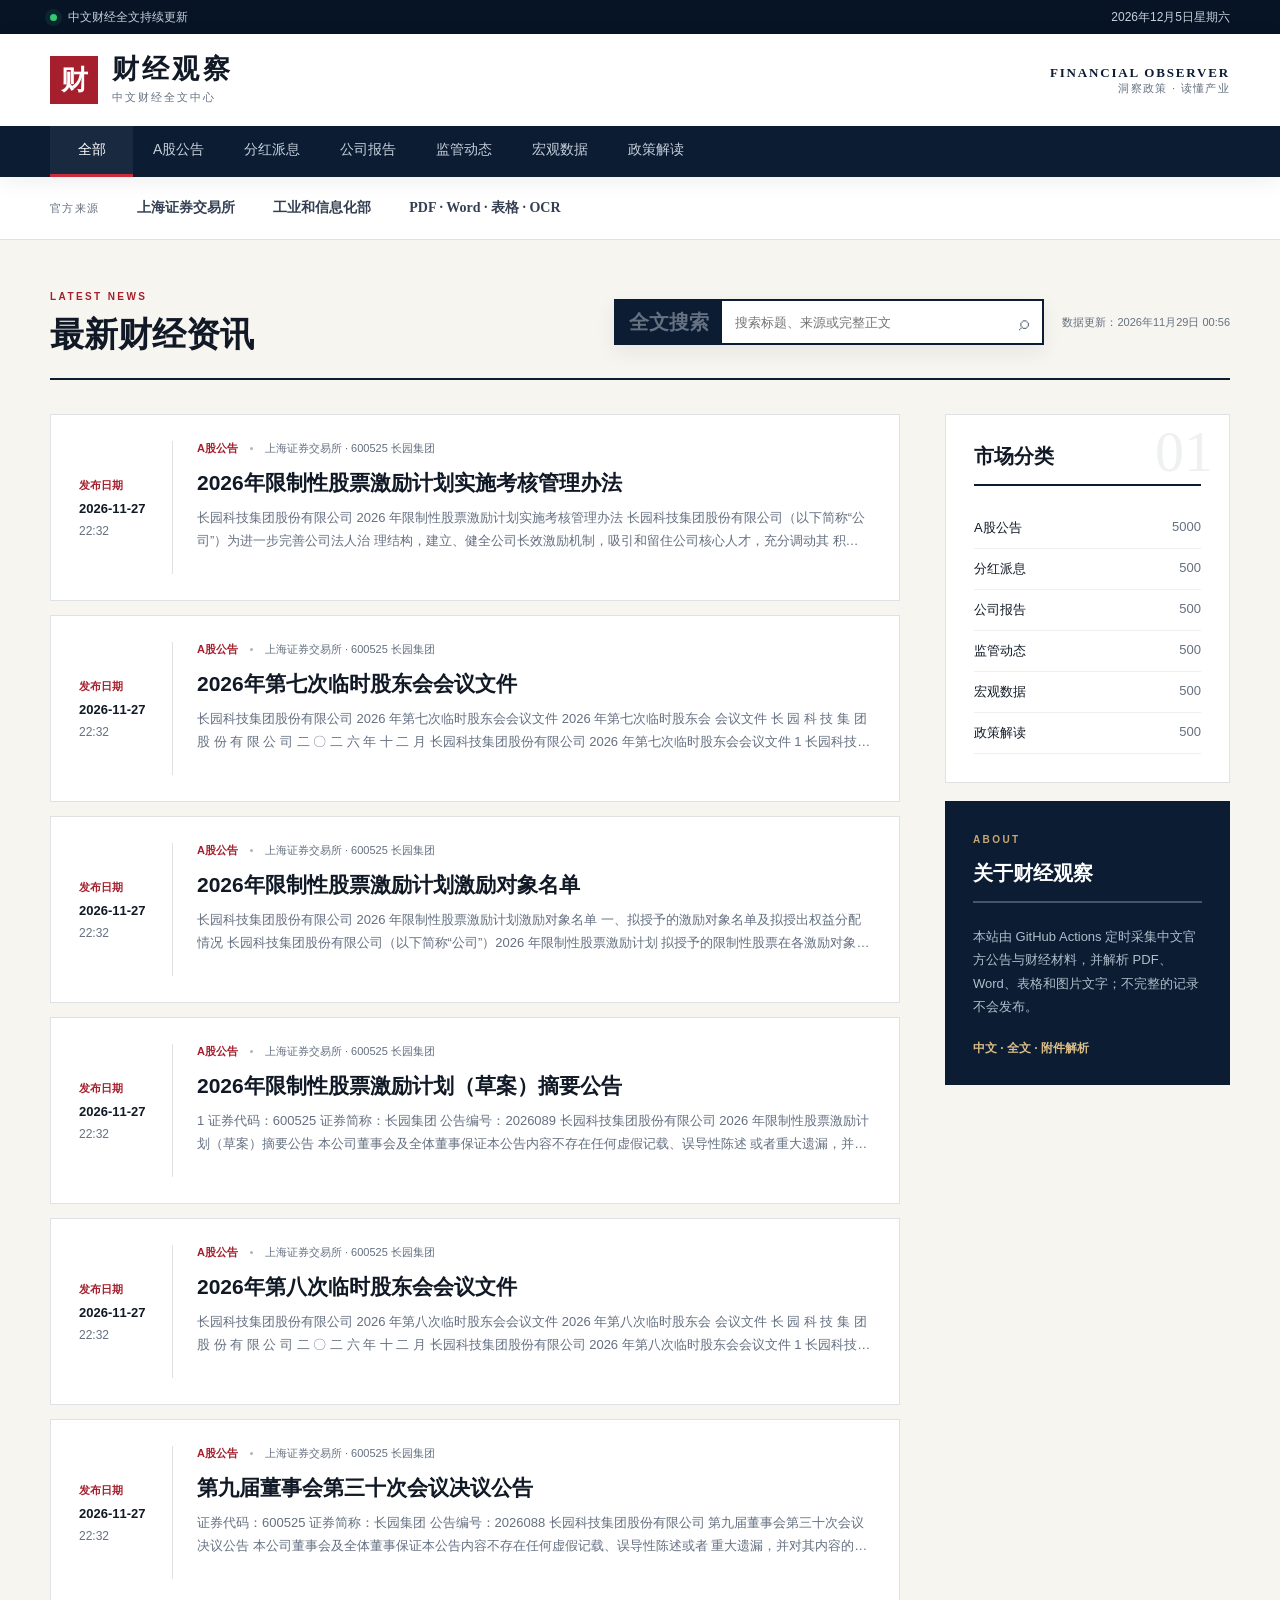
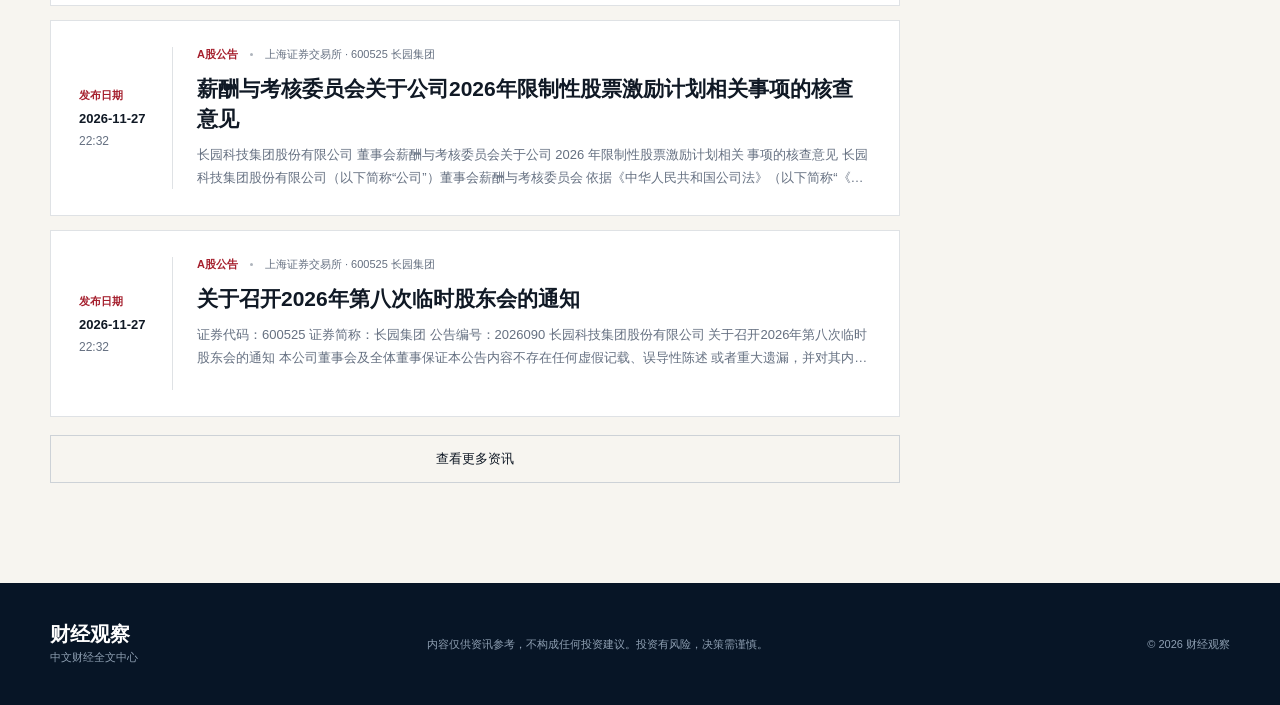
<file: index.html>
<!DOCTYPE html>
<html lang="zh-CN">
<head>
  <meta charset="utf-8">
  <meta name="viewport" content="width=device-width, initial-scale=1">
  <meta name="description" content="财经观察，自动发布中文官方财经全文、行业数据与宏观经济资讯。">
  <meta name="theme-color" content="#0b1c33">
  <title>财经观察｜中文财经全文中心</title>
  <link rel="stylesheet" href="style.css">
  <link rel="stylesheet" href="frontend-overrides.css">
</head>
<body>
  <a class="skip-link" href="#latest-news">跳到新闻列表</a>
  <section class="market-strip" aria-label="站点说明">
    <div class="container market-strip__inner">
      <span><i class="live-dot"></i> 中文财经全文持续更新</span>
      <span id="currentDate"></span>
    </div>
  </section>
  <header class="site-header">
    <div class="container masthead">
      <a class="brand" href="./" aria-label="财经观察首页">
        <span class="brand__mark">财</span>
        <span class="brand__copy"><strong>财经观察</strong><small>中文财经全文中心</small></span>
      </a>
      <div class="masthead__meta"><strong>FINANCIAL OBSERVER</strong><span>洞察政策 · 读懂产业</span></div>
    </div>
    <nav class="category-nav" aria-label="新闻分类">
      <div class="container category-nav__inner">
        <button class="category-button is-active" type="button" data-category="全部">全部</button>
        <button class="category-button" type="button" data-category="A股公告">A股公告</button>
        <button class="category-button" type="button" data-category="分红派息">分红派息</button>
        <button class="category-button" type="button" data-category="公司报告">公司报告</button>
        <button class="category-button" type="button" data-category="监管动态">监管动态</button>
        <button class="category-button" type="button" data-category="宏观数据">宏观数据</button>
        <button class="category-button" type="button" data-category="政策解读">政策解读</button>
      </div>
    </nav>
  </header>
  <main>
    <section class="source-bar" aria-label="资讯来源">
      <div class="container source-bar__inner"><span>官方来源</span><strong>上海证券交易所</strong><strong>工业和信息化部</strong><strong>PDF · Word · 表格 · OCR</strong></div>
    </section>
    <section class="news-section" id="latest-news">
      <div class="container">
        <div class="section-heading">
          <div><span class="section-kicker section-kicker--dark">LATEST NEWS</span><h2 id="listTitle">最新财经资讯</h2></div>
          <div class="news-tools">
            <label class="search-box"><span class="search-label">全文搜索</span><input id="searchInput" type="search" placeholder="搜索标题、来源或完整正文" autocomplete="off"><span aria-hidden="true">⌕</span></label>
            <p>数据更新：<time id="updatedAt">读取中</time></p>
          </div>
        </div>
        <div class="content-grid">
          <div>
            <div class="news-list" id="newsList" aria-live="polite" aria-busy="true">
              <article class="news-card news-card--loading"><div class="skeleton"></div><div><div class="skeleton skeleton--title"></div><div class="skeleton skeleton--text"></div><div class="skeleton skeleton--text short"></div></div></article>
              <article class="news-card news-card--loading"><div class="skeleton"></div><div><div class="skeleton skeleton--title"></div><div class="skeleton skeleton--text"></div><div class="skeleton skeleton--text short"></div></div></article>
              <article class="news-card news-card--loading"><div class="skeleton"></div><div><div class="skeleton skeleton--title"></div><div class="skeleton skeleton--text"></div><div class="skeleton skeleton--text short"></div></div></article>
            </div>
            <button class="load-more" id="loadMore" type="button" hidden>查看更多资讯</button>
          </div>
          <aside class="sidebar" aria-label="栏目导读">
            <section class="sidebar-card"><span class="sidebar-card__number">01</span><h3>市场分类</h3><div class="category-list" id="categoryStats"></div></section>
            <section class="sidebar-card sidebar-card--dark"><span class="section-kicker">ABOUT</span><h3>关于财经观察</h3><p>本站由 GitHub Actions 定时采集中文官方公告与财经材料，并解析 PDF、Word、表格和图片文字；不完整的记录不会发布。</p><span class="site-badge">中文 · 全文 · 附件解析</span></section>
          </aside>
        </div>
      </div>
    </section>
  </main>
  <footer class="site-footer">
    <div class="container footer__inner">
      <div><strong>财经观察</strong><span>中文财经全文中心</span></div>
      <p>内容仅供资讯参考，不构成任何投资建议。投资有风险，决策需谨慎。</p>
      <span>© <span id="currentYear"></span> 财经观察</span>
    </div>
  </footer>
  <dialog class="article-dialog" id="articleDialog" aria-labelledby="dialogTitle">
    <button class="article-dialog__close" id="dialogClose" type="button" aria-label="关闭详情">×</button>
    <div class="article-dialog__meta"><span id="dialogCategory"></span><i></i><span id="dialogSource"></span><time id="dialogTime"></time></div>
    <h2 id="dialogTitle">资讯详情</h2>
    <div class="article-dialog__rule"></div>
    <p id="dialogSummary"></p>
    <div class="article-dialog__notice">本文来自中文官方公开来源，正文在本站完整展示，不会跳转到外部网站。</div>
  </dialog>
  <noscript><div class="noscript">请启用 JavaScript 以加载最新财经资讯。</div></noscript>
  <script src="script.js" defer></script>
</body>
</html>
</file>
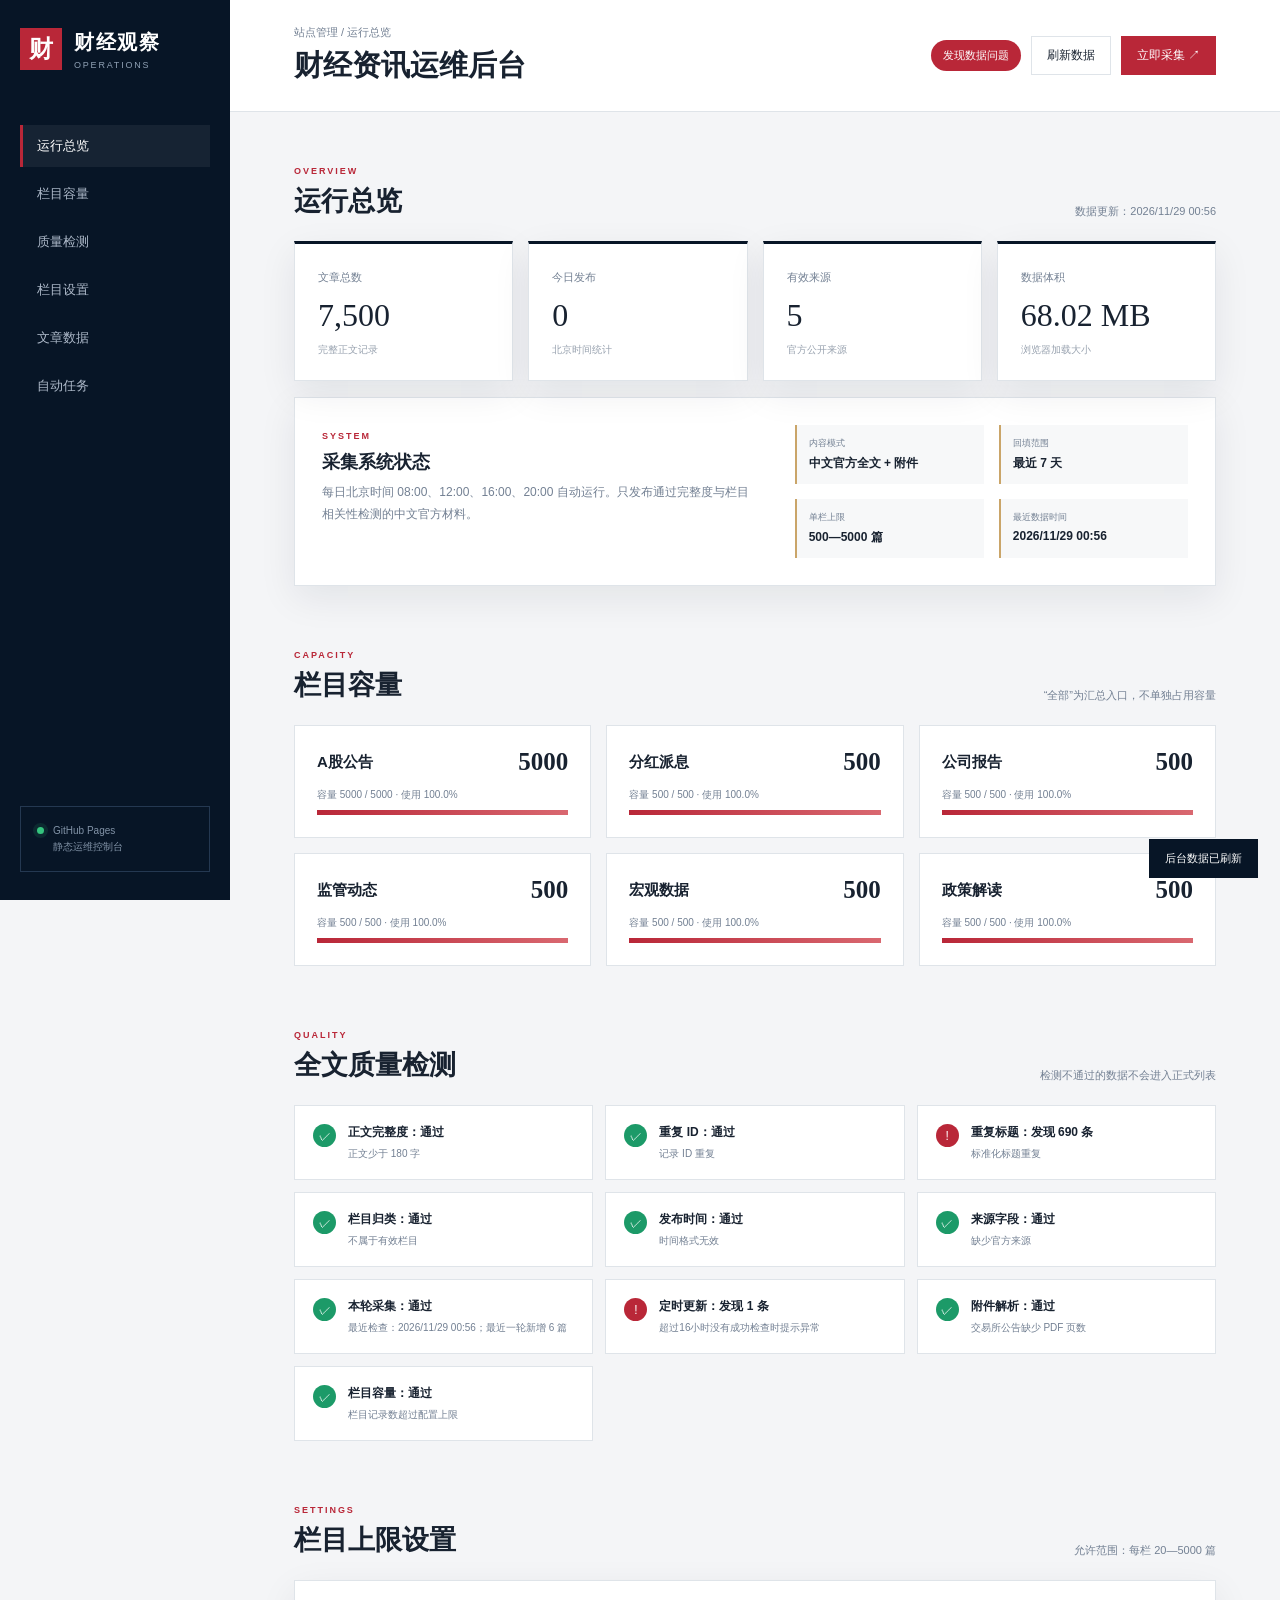
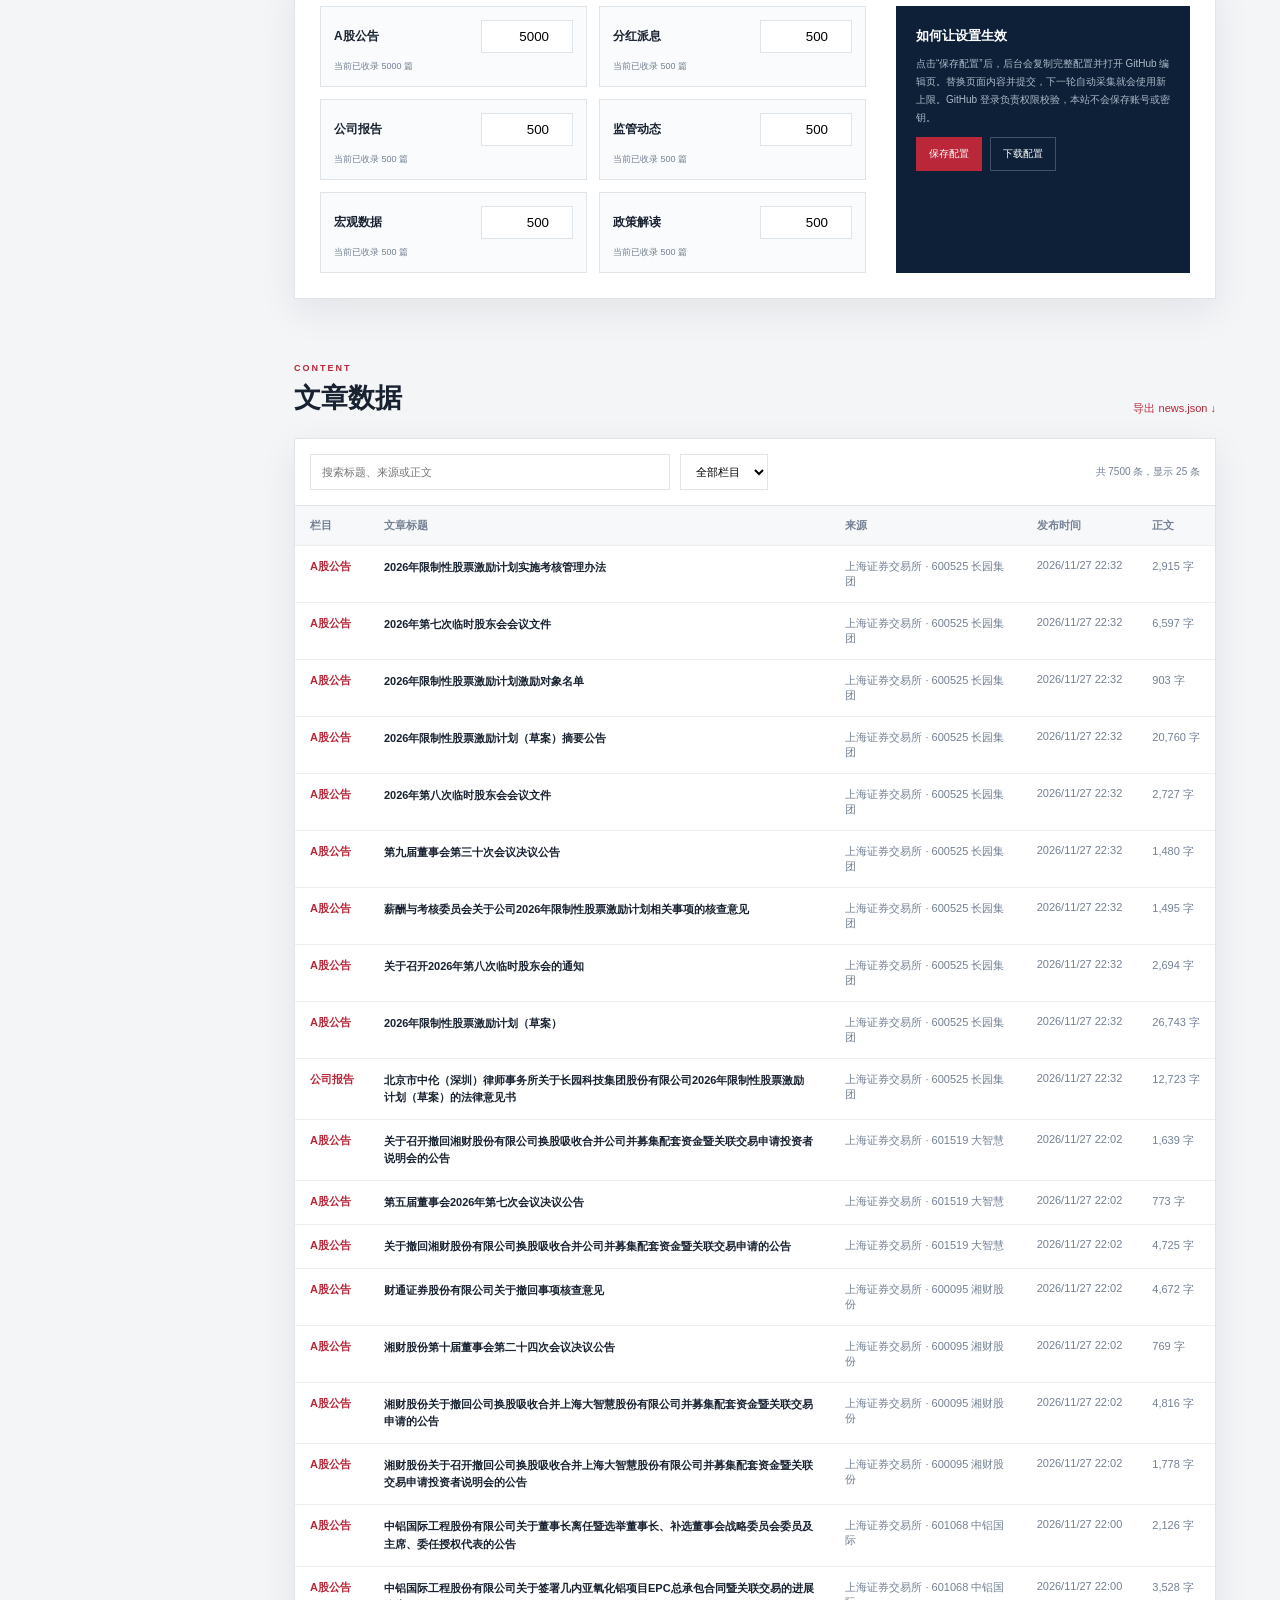
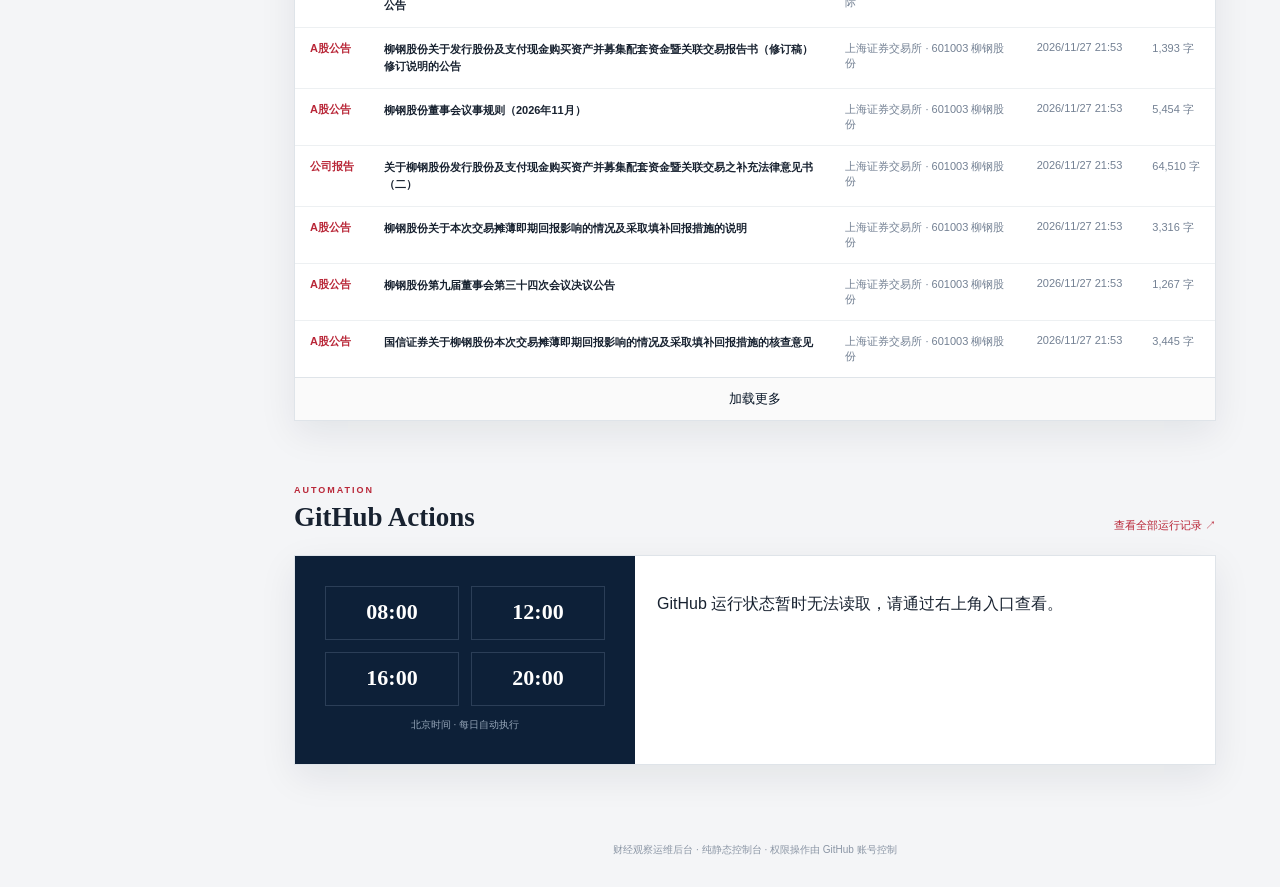
<file: admin/index.html>
<!DOCTYPE html>
<html lang="zh-CN">
<head>
  <meta charset="utf-8">
  <meta name="viewport" content="width=device-width, initial-scale=1">
  <meta name="robots" content="noindex,nofollow">
  <meta name="theme-color" content="#071526">
  <title>财经观察｜运维后台</title>
  <link rel="stylesheet" href="style.css">
  <link rel="stylesheet" href="settings.css">
</head>
<body>
  <aside class="sidebar">
    <a class="brand" href="../"><span>财</span><div><strong>财经观察</strong><small>OPERATIONS</small></div></a>
    <nav aria-label="后台导航">
      <a class="active" href="#overview">运行总览</a>
      <a href="#categories">栏目容量</a>
      <a href="#quality">质量检测</a>
      <a href="#settings">栏目设置</a>
      <a href="#articles">文章数据</a>
      <a href="#automation">自动任务</a>
    </nav>
    <div class="sidebar-note"><i></i><span>GitHub Pages<br>静态运维控制台</span></div>
  </aside>

  <main>
    <header class="topbar">
      <div><p>站点管理 / 运行总览</p><h1>财经资讯运维后台</h1></div>
      <div class="topbar-actions">
        <span class="health-pill" id="overallHealth">检测中</span>
        <button id="refreshButton" type="button">刷新数据</button>
        <a class="primary-button" href="https://github.com/liuyanglei/gadget/actions/workflows/update-news.yml" target="_blank" rel="noopener">立即采集 ↗</a>
      </div>
    </header>

    <section id="overview" class="section">
      <div class="section-title"><div><span>OVERVIEW</span><h2>运行总览</h2></div><p id="updatedText">正在读取数据…</p></div>
      <div class="metric-grid">
        <article><span>文章总数</span><strong id="totalArticles">—</strong><small>完整正文记录</small></article>
        <article><span>今日发布</span><strong id="todayArticles">—</strong><small>北京时间统计</small></article>
        <article><span>有效来源</span><strong id="sourceCount">—</strong><small>官方公开来源</small></article>
        <article><span>数据体积</span><strong id="dataSize">—</strong><small>浏览器加载大小</small></article>
      </div>
      <div class="panel source-panel">
        <div><span class="eyebrow">SYSTEM</span><h3>采集系统状态</h3><p>每日北京时间 08:00、12:00、16:00、20:00 自动运行。只发布通过完整度与栏目相关性检测的中文官方材料。</p></div>
        <dl>
          <div><dt>内容模式</dt><dd id="contentMode">—</dd></div>
          <div><dt>回填范围</dt><dd id="backfillDays">—</dd></div>
          <div><dt>单栏上限</dt><dd id="categoryLimit">—</dd></div>
          <div><dt>最近数据时间</dt><dd id="lastUpdate">—</dd></div>
        </dl>
      </div>
    </section>

    <section id="categories" class="section">
      <div class="section-title"><div><span>CAPACITY</span><h2>栏目容量</h2></div><p>“全部”为汇总入口，不单独占用容量</p></div>
      <div class="category-grid" id="categoryGrid"></div>
    </section>

    <section id="quality" class="section">
      <div class="section-title"><div><span>QUALITY</span><h2>全文质量检测</h2></div><p>检测不通过的数据不会进入正式列表</p></div>
      <div class="quality-grid" id="qualityGrid"></div>
    </section>

    <section id="settings" class="section">
      <div class="section-title"><div><span>SETTINGS</span><h2>栏目上限设置</h2></div><p>允许范围：每栏 20—5000 篇</p></div>
      <div class="panel settings-panel">
        <div id="limitInputs" class="limit-inputs"></div>
        <div class="settings-help"><strong>如何让设置生效</strong><p>点击“保存配置”后，后台会复制完整配置并打开 GitHub 编辑页。替换页面内容并提交，下一轮自动采集就会使用新上限。GitHub 登录负责权限校验，本站不会保存账号或密钥。</p><div><button id="saveSettings" class="primary-button" type="button">保存配置</button><button id="downloadSettings" type="button">下载配置</button></div></div>
      </div>
    </section>

    <section id="articles" class="section">
      <div class="section-title"><div><span>CONTENT</span><h2>文章数据</h2></div><button class="text-button" id="exportButton" type="button">导出 news.json ↓</button></div>
      <div class="panel table-panel">
        <div class="table-tools">
          <input id="articleSearch" type="search" placeholder="搜索标题、来源或正文">
          <select id="categoryFilter" aria-label="筛选栏目"><option value="全部">全部栏目</option></select>
          <span id="resultCount">—</span>
        </div>
        <div class="table-scroll">
          <table>
            <thead><tr><th>栏目</th><th>文章标题</th><th>来源</th><th>发布时间</th><th>正文</th></tr></thead>
            <tbody id="articleRows"><tr><td colspan="5">正在加载…</td></tr></tbody>
          </table>
        </div>
        <button class="load-more" id="loadMore" type="button" hidden>加载更多</button>
      </div>
    </section>

    <section id="automation" class="section">
      <div class="section-title"><div><span>AUTOMATION</span><h2>GitHub Actions</h2></div><a class="text-button" href="https://github.com/liuyanglei/gadget/actions" target="_blank" rel="noopener">查看全部运行记录 ↗</a></div>
      <div class="panel automation-panel">
        <div class="schedule"><strong>08:00</strong><strong>12:00</strong><strong>16:00</strong><strong>20:00</strong><span>北京时间 · 每日自动执行</span></div>
        <div id="workflowRuns" class="run-list"><p>正在读取公开运行状态…</p></div>
      </div>
    </section>

    <footer>财经观察运维后台 · 纯静态控制台 · 权限操作由 GitHub 账号控制</footer>
  </main>
  <div class="toast" id="toast" role="status" aria-live="polite"></div>
  <script src="admin.js" defer></script>
</body>
</html>
</file>
<file: style.css>
:root{--ink:#101925;--navy:#0b1c33;--red:#a51f2d;--red2:#ca2c3e;--gold:#ba965c;--paper:#f7f5f0;--muted:#657081;--line:#dfe2e5;--shadow:0 18px 50px rgba(9,25,44,.1)}
*{box-sizing:border-box}html{scroll-behavior:smooth}body{margin:0;color:var(--ink);background:var(--paper);font-family:"Noto Sans SC","Microsoft YaHei",Arial,sans-serif}a{color:inherit;text-decoration:none}button,input{font:inherit}button{color:inherit}.container{width:min(1180px,calc(100% - 40px));margin:auto}.sr-only{position:absolute;width:1px;height:1px;padding:0;margin:-1px;overflow:hidden;clip:rect(0,0,0,0);white-space:nowrap;border:0}.skip-link{position:fixed;z-index:100;left:12px;top:-50px;padding:10px 14px;color:#fff;background:var(--red)}.skip-link:focus{top:12px}
.market-strip{color:#c7d0db;background:#061426;font-size:12px}.market-strip__inner{min-height:34px;display:flex;align-items:center;justify-content:space-between;gap:20px}.live-dot{width:7px;height:7px;display:inline-block;margin-right:8px;border-radius:50%;background:#35c976;box-shadow:0 0 0 5px rgba(53,201,118,.1)}
.site-header{position:sticky;z-index:20;top:0;background:rgba(255,255,255,.97);box-shadow:0 4px 20px rgba(9,25,44,.07);backdrop-filter:blur(12px)}.masthead{min-height:92px;display:flex;align-items:center;justify-content:space-between}.brand{display:flex;align-items:center;gap:14px}.brand__mark{width:48px;height:48px;display:grid;place-items:center;color:#fff;background:var(--red);font-family:SimSun,serif;font-size:27px;font-weight:700}.brand__copy{display:flex;flex-direction:column}.brand__copy strong{font-family:STSong,SimSun,serif;font-size:27px;letter-spacing:.12em;line-height:1.1}.brand__copy small{margin-top:5px;color:var(--muted);font-size:11px;letter-spacing:.18em}.masthead__meta{display:flex;flex-direction:column;align-items:flex-end;color:var(--muted);font-size:11px;letter-spacing:.12em}.masthead__meta strong{color:var(--navy);font-family:Georgia,serif;font-size:13px;letter-spacing:.14em}.category-nav{color:#fff;background:var(--navy)}.category-nav__inner{display:flex;overflow-x:auto;scrollbar-width:none}.category-nav__inner::-webkit-scrollbar{display:none}.category-button{flex:0 0 auto;min-width:83px;padding:15px 20px;border:0;border-bottom:3px solid transparent;color:#c6d0dc;background:transparent;font-size:14px;cursor:pointer;transition:.2s}.category-button:hover,.category-button:focus-visible,.category-button.is-active{color:#fff;background:rgba(255,255,255,.06);border-bottom-color:var(--red2);outline:0}
.hero{position:relative;overflow:hidden;color:#fff;background:var(--navy)}.hero:before{content:"";position:absolute;inset:0;background:linear-gradient(110deg,transparent 0 52%,rgba(255,255,255,.035) 52% 53%,transparent 53% 66%,rgba(255,255,255,.025) 66% 67%,transparent 67%)}.hero__grid{position:relative;min-height:450px;padding:65px 0;display:grid;grid-template-columns:.9fr 1.1fr;align-items:center;gap:72px}.section-kicker{display:inline-block;color:#c6a773;font-size:10px;font-weight:800;letter-spacing:.24em}.section-kicker--dark{color:var(--red)}.hero h1{margin:17px 0 22px;font-family:STSong,SimSun,serif;font-size:clamp(43px,5vw,66px);line-height:1.12;letter-spacing:.02em}.hero h1 em{color:#dbbd87;font-style:normal}.hero__intro>p{max-width:520px;color:#bdc8d5;font-size:15px;line-height:1.9}.hero__facts{display:flex;gap:34px;margin-top:35px;padding-top:26px;border-top:1px solid rgba(255,255,255,.13)}.hero__facts div{display:flex;flex-direction:column}.hero__facts strong{font-family:Georgia,serif;font-size:25px}.hero__facts span{margin-top:5px;color:#91a1b4;font-size:11px}.lead-card{min-height:300px;padding:38px;display:flex;flex-direction:column;justify-content:flex-end;border-top:4px solid var(--red2);color:var(--ink);background:#fff;box-shadow:0 30px 80px rgba(0,0,0,.25)}.lead-card__topline{display:flex;justify-content:space-between;gap:20px;margin-bottom:auto;color:var(--muted);font-size:11px}.lead-card__category,.news-card__category{color:var(--red);font-weight:800}.lead-card h2{margin:34px 0 14px;font-family:STSong,SimSun,serif;font-size:clamp(24px,3vw,35px);line-height:1.35}.lead-card p{margin:0;color:var(--muted);font-size:14px;line-height:1.8}.lead-card__link{margin-top:20px;color:var(--red);font-size:13px;font-weight:700}
.source-bar{border-bottom:1px solid var(--line);background:#fff}.source-bar__inner{min-height:62px;display:flex;align-items:center;gap:38px;overflow-x:auto;white-space:nowrap}.source-bar__inner span{color:var(--muted);font-size:11px;letter-spacing:.12em}.source-bar__inner strong{color:#344052;font-family:Georgia,"Microsoft YaHei",serif;font-size:14px}
.news-section{padding:78px 0 100px}.section-heading{display:flex;align-items:flex-end;justify-content:space-between;gap:30px;margin-bottom:34px;padding-bottom:20px;border-bottom:2px solid var(--navy)}.section-heading h2{margin:8px 0 0;font-family:STSong,SimSun,serif;font-size:34px}.news-tools{display:flex;align-items:center;gap:18px}.news-tools p{margin:0;color:var(--muted);font-size:11px}.search-box{min-width:230px;height:39px;display:flex;align-items:center;border:1px solid #cfd4da;background:#fff}.search-box input{width:100%;padding-left:13px;border:0;outline:0;color:var(--ink);background:transparent;font-size:12px}.search-box>span:not(.sr-only){padding:0 13px;color:var(--muted);font-size:20px}.content-grid{display:grid;grid-template-columns:minmax(0,1fr) 285px;gap:45px}.news-list{display:grid;gap:14px}.news-card{min-height:187px;padding:26px 28px;display:grid;grid-template-columns:94px 1fr;gap:24px;border:1px solid var(--line);background:#fff;transition:.2s}.news-card:hover{transform:translateY(-3px);border-color:#cbd0d5;box-shadow:var(--shadow)}.news-card__date{padding-right:22px;display:flex;flex-direction:column;justify-content:space-between;border-right:1px solid var(--line)}.news-card__date strong{font-family:Georgia,serif;font-size:34px;font-weight:400}.news-card__date span{color:var(--muted);font-size:11px}.news-card__body{min-width:0}.news-card__meta{display:flex;align-items:center;gap:12px;color:var(--muted);font-size:11px}.news-card__meta i{width:3px;height:3px;border-radius:50%;background:#aeb4bc}.news-card h3{margin:12px 0 9px;font-family:STSong,SimSun,serif;font-size:21px;line-height:1.45}.news-card h3 a:hover{color:var(--red)}.news-card p{display:-webkit-box;overflow:hidden;margin:0;color:var(--muted);font-size:13px;line-height:1.75;-webkit-box-orient:vertical;-webkit-line-clamp:2}.empty-state{padding:60px 30px;border:1px solid var(--line);text-align:center;background:#fff}.empty-state strong{display:block;margin-bottom:8px;font-size:18px}.empty-state p{color:var(--muted)}.load-more{width:100%;margin-top:18px;padding:14px;border:1px solid #cdd2d7;background:transparent;font-size:13px;cursor:pointer}.load-more:hover{color:#fff;border-color:var(--navy);background:var(--navy)}
.sidebar{display:grid;align-content:start;gap:18px}.sidebar-card{position:relative;overflow:hidden;padding:28px;border:1px solid var(--line);background:#fff}.sidebar-card__number{position:absolute;top:8px;right:16px;color:#eef0f2;font-family:Georgia,serif;font-size:58px;line-height:1}.sidebar-card h3{position:relative;margin:0 0 22px;padding-bottom:14px;border-bottom:2px solid var(--navy);font-family:STSong,SimSun,serif;font-size:20px}.category-list{display:grid}.category-stat{padding:11px 0;display:flex;justify-content:space-between;border-bottom:1px solid #edf0f2;font-size:13px}.category-stat button{padding:0;border:0;background:none;cursor:pointer}.category-stat button:hover{color:var(--red)}.category-stat span{color:var(--muted);font-family:Georgia,serif}.sidebar-card--dark{color:#fff;border:0;background:var(--navy)}.sidebar-card--dark h3{margin-top:13px;border-color:#42556c}.sidebar-card--dark p{color:#b0bdca;font-size:13px;line-height:1.8}.sidebar-card--dark a{display:inline-block;margin-top:8px;color:#dbbd87;font-size:12px;font-weight:700}
.site-footer{padding:38px 0;color:#8fa0b3;background:#071526}.footer__inner{display:grid;grid-template-columns:1fr 2fr auto;align-items:center;gap:35px}.footer__inner>div{display:flex;flex-direction:column}.footer__inner strong{color:#fff;font-family:STSong,SimSun,serif;font-size:20px}.footer__inner span,.footer__inner p{font-size:11px;line-height:1.7}.noscript{padding:14px;text-align:center;color:#fff;background:var(--red)}
.skeleton{min-height:110px;border-radius:2px;background:linear-gradient(90deg,#e9ecef 25%,#f4f5f6 37%,#e9ecef 63%);background-size:400% 100%;animation:shimmer 1.4s infinite}.skeleton--lead{min-height:95px;margin-bottom:auto}.skeleton--title{min-height:25px;margin:18px 0}.skeleton--text{min-height:11px;margin:8px 0}.skeleton--text.short{width:70%}.news-card--loading{align-items:center}@keyframes shimmer{0%{background-position:100% 0}100%{background-position:0 0}}
@media(max-width:900px){.hero__grid{grid-template-columns:1fr;gap:40px}.hero__intro{padding-right:8%}.content-grid{grid-template-columns:1fr}.sidebar{grid-template-columns:1fr 1fr}.footer__inner{grid-template-columns:1fr 2fr}.footer__inner>span{grid-column:1/-1}}
@media(max-width:650px){.container{width:min(100% - 28px,1180px)}.market-strip__inner{min-height:30px}.masthead{min-height:76px}.brand__mark{width:40px;height:40px;font-size:23px}.brand__copy strong{font-size:22px}.brand__copy small,.masthead__meta{display:none}.category-button{min-width:auto;padding:13px 16px;font-size:13px}.hero__grid{min-height:auto;padding:46px 0 54px}.hero__intro{padding-right:0}.hero h1{margin-top:12px;font-size:41px}.hero__facts{gap:24px}.hero__facts strong{font-size:21px}.lead-card{min-height:285px;padding:27px 24px}.source-bar__inner{gap:25px}.news-section{padding:55px 0 70px}.section-heading{align-items:flex-start;flex-direction:column}.section-heading h2{font-size:29px}.news-tools{width:100%;align-items:flex-start;flex-direction:column}.search-box{width:100%}.content-grid{gap:28px}.news-card{min-height:0;padding:23px 21px;grid-template-columns:1fr;gap:14px}.news-card__date{padding:0;flex-direction:row;justify-content:flex-start;gap:6px;border:0}.news-card__date strong{font-size:13px}.news-card h3{font-size:19px}.sidebar{grid-template-columns:1fr}.footer__inner{grid-template-columns:1fr}.footer__inner>span{grid-column:auto}}
@media(prefers-reduced-motion:reduce){*,*:before,*:after{scroll-behavior:auto!important;animation-duration:.01ms!important;animation-iteration-count:1!important;transition-duration:.01ms!important}}

/* In-page article reader: headlines never navigate away from this site. */
.news-title{padding:0;border:0;text-align:left;color:inherit;background:none;font:inherit;cursor:pointer}.news-title:hover,.news-title:focus-visible{color:var(--red);outline:0}.lead-card__link{align-self:flex-start;padding:0;border:0;background:none;cursor:pointer}
.site-badge{display:inline-block;margin-top:8px;color:#dbbd87;font-size:12px;font-weight:700}
.article-dialog{width:min(680px,calc(100% - 28px));max-height:min(720px,calc(100vh - 40px));padding:42px;border:0;border-top:5px solid var(--red);color:var(--ink);background:#fff;box-shadow:0 30px 90px rgba(0,0,0,.35)}.article-dialog::backdrop{background:rgba(5,16,30,.76);backdrop-filter:blur(4px)}.article-dialog__close{position:absolute;top:15px;right:18px;width:34px;height:34px;border:0;color:var(--muted);background:transparent;font-size:30px;line-height:1;cursor:pointer}.article-dialog__meta{display:flex;align-items:center;gap:10px;padding-right:30px;color:var(--muted);font-size:11px}.article-dialog__meta span:first-child{color:var(--red);font-weight:800}.article-dialog__meta i{width:3px;height:3px;border-radius:50%;background:#aeb4bc}.article-dialog__meta time{margin-left:auto}.article-dialog h2{margin:24px 0;font-family:STSong,SimSun,serif;font-size:clamp(25px,4vw,38px);line-height:1.45}.article-dialog__rule{width:55px;height:3px;margin-bottom:24px;background:var(--red)}.article-dialog>p{color:#465365;font-size:15px;line-height:2}.article-dialog__notice{margin-top:28px;padding:15px 17px;color:var(--muted);background:#f5f3ee;font-size:11px;line-height:1.7}
@media(max-width:650px){.article-dialog{padding:34px 22px 24px}.article-dialog__meta{align-items:flex-start;flex-wrap:wrap}.article-dialog__meta time{width:100%;margin:0}.article-dialog>p{font-size:14px;line-height:1.85}}
.article-dialog>p{white-space:pre-line}
</file>
<file: frontend-overrides.css>
.news-section{padding-top:46px}
.section-heading{align-items:center}
.news-tools{flex-wrap:wrap;justify-content:flex-end}
.search-box{min-width:430px;height:46px;border:2px solid #0b1c33;box-shadow:0 7px 20px rgba(9,25,44,.07)}
.search-label{padding:0 13px;color:#fff;background:#0b1c33;align-self:stretch;display:flex;align-items:center;font-size:12px;font-weight:700;white-space:nowrap}
.search-box input{font-size:13px}
.section-heading h2,.news-card h3,.news-title,.sidebar-card h3,.article-dialog h2{font-family:"Microsoft YaHei","PingFang SC","Noto Sans CJK SC",Arial,sans-serif}
.news-title{padding:0;border:0;background:transparent;text-align:left;font-weight:700;cursor:pointer}
.news-title:hover{color:var(--red)}
.news-card__date{justify-content:center;gap:8px}
.news-card__date strong{color:var(--red);font-family:"Microsoft YaHei","PingFang SC",Arial,sans-serif;font-size:11px;font-weight:700}
.news-card__date span{color:var(--ink);font-family:Arial,"Microsoft YaHei",sans-serif;font-size:13px;font-weight:700;white-space:nowrap}
.news-card__date em{color:var(--muted);font-family:Arial,"Microsoft YaHei",sans-serif;font-size:12px;font-style:normal}
.category-stat span{font-family:Arial,"Microsoft YaHei",sans-serif;font-variant-numeric:tabular-nums}
.article-dialog__meta time{white-space:nowrap}
@media(max-width:800px){.section-heading{align-items:flex-start;flex-direction:column}.news-tools,.search-box{width:100%;min-width:0}.news-tools{align-items:flex-start;flex-direction:column}.search-label{padding:0 10px}}

/* Large, distraction-free article reader. */
.article-dialog{width:min(1180px,92vw);height:94vh;max-height:94vh;padding:54px 68px 64px;overflow-y:auto}
.article-dialog__meta,.article-dialog h2,.article-dialog__rule,.article-dialog>p,.article-dialog__notice{width:min(100%,900px);margin-left:auto;margin-right:auto}
.article-dialog h2{font-size:clamp(30px,2.8vw,44px);font-weight:700;line-height:1.5}
.article-dialog>p{font-size:17px;line-height:2.05;letter-spacing:.015em}
.article-dialog__notice{font-size:12px}
.article-dialog__close{position:sticky;z-index:2;top:-38px;float:right;margin-right:-42px;background:rgba(255,255,255,.94);border-radius:50%}
@media(max-width:650px){.article-dialog{width:100vw;height:100dvh;max-height:100dvh;padding:44px 20px 36px;border-top-width:4px}.article-dialog h2{font-size:28px;line-height:1.45}.article-dialog>p{font-size:16px;line-height:1.95}.article-dialog__close{top:-32px;margin-right:-7px}}
</file>
<file: admin/style.css>
:root{--navy:#071526;--navy2:#0d2038;--red:#b92738;--gold:#caa569;--paper:#f4f5f7;--ink:#182230;--muted:#738093;--line:#dfe4e9;--green:#1c9a68;--amber:#c4821e;--shadow:0 12px 35px rgba(10,26,45,.08)}
*{box-sizing:border-box}html{scroll-behavior:smooth}body{margin:0;color:var(--ink);background:var(--paper);font-family:"Microsoft YaHei","Noto Sans SC",Arial,sans-serif}.sidebar{position:fixed;inset:0 auto 0 0;width:230px;padding:28px 20px;display:flex;flex-direction:column;color:#fff;background:var(--navy)}.brand{display:flex;align-items:center;gap:12px;color:#fff;text-decoration:none}.brand>span{width:42px;height:42px;display:grid;place-items:center;background:var(--red);font-family:SimSun,serif;font-size:24px;font-weight:700}.brand div{display:flex;flex-direction:column}.brand strong{font-family:STSong,SimSun,serif;font-size:20px;letter-spacing:.08em}.brand small{margin-top:4px;color:#8fa0b4;font-size:9px;letter-spacing:.2em}.sidebar nav{display:grid;gap:6px;margin-top:55px}.sidebar nav a{padding:12px 14px;border-left:3px solid transparent;color:#aebaca;text-decoration:none;font-size:13px}.sidebar nav a:hover,.sidebar nav a.active{border-color:var(--red);color:#fff;background:rgba(255,255,255,.06)}.sidebar-note{margin-top:auto;padding:16px;display:flex;align-items:flex-start;gap:9px;border:1px solid #243851;color:#8293a7;font-size:10px;line-height:1.6}.sidebar-note i{width:7px;height:7px;margin-top:4px;border-radius:50%;background:#35c47e;box-shadow:0 0 0 4px rgba(53,196,126,.12)}main{margin-left:230px}.topbar{min-height:112px;padding:24px clamp(28px,5vw,70px);display:flex;align-items:center;justify-content:space-between;gap:25px;border-bottom:1px solid var(--line);background:#fff}.topbar p{margin:0 0 6px;color:var(--muted);font-size:11px}.topbar h1{margin:0;font-family:STSong,SimSun,serif;font-size:29px}.topbar-actions{display:flex;align-items:center;gap:10px}.topbar button,.primary-button{padding:10px 15px;border:1px solid var(--line);background:#fff;color:var(--ink);font-size:12px;text-decoration:none;cursor:pointer}.primary-button{border-color:var(--red);color:#fff;background:var(--red)}.health-pill{padding:8px 12px;border-radius:20px;color:#fff;background:var(--amber);font-size:11px}.health-pill.ok{background:var(--green)}.health-pill.bad{background:var(--red)}.section{padding:48px clamp(28px,5vw,70px);scroll-margin-top:10px}.section+.section{padding-top:10px}.section-title{margin-bottom:22px;display:flex;align-items:flex-end;justify-content:space-between;gap:20px}.section-title span,.eyebrow{color:var(--red);font-size:9px;font-weight:800;letter-spacing:.22em}.section-title h2{margin:5px 0 0;font-family:STSong,SimSun,serif;font-size:27px}.section-title p{margin:0;color:var(--muted);font-size:11px}.metric-grid{display:grid;grid-template-columns:repeat(4,1fr);gap:15px}.metric-grid article{padding:23px;border:1px solid var(--line);border-top:3px solid var(--navy);background:#fff;box-shadow:var(--shadow)}.metric-grid article>span{color:var(--muted);font-size:11px}.metric-grid strong{display:block;margin:12px 0 5px;font-family:Georgia,serif;font-size:32px;font-weight:500}.metric-grid small{color:#98a2af;font-size:10px}.panel{border:1px solid var(--line);background:#fff;box-shadow:var(--shadow)}.source-panel{margin-top:16px;padding:27px;display:grid;grid-template-columns:1.1fr 1fr;gap:40px}.source-panel h3{margin:7px 0 8px;font-size:18px}.source-panel p{max-width:560px;margin:0;color:var(--muted);font-size:12px;line-height:1.8}.source-panel dl{margin:0;display:grid;grid-template-columns:1fr 1fr;gap:15px}.source-panel dl div{padding:12px;border-left:2px solid var(--gold);background:#f7f8f9}.source-panel dt{color:var(--muted);font-size:9px}.source-panel dd{margin:5px 0 0;font-size:12px;font-weight:700}.category-grid{display:grid;grid-template-columns:repeat(3,1fr);gap:15px}.category-card{padding:22px;border:1px solid var(--line);background:#fff}.category-card header{display:flex;align-items:center;justify-content:space-between}.category-card h3{margin:0;font-size:15px}.category-card strong{font-family:Georgia,serif;font-size:25px}.category-card p{margin:12px 0 8px;color:var(--muted);font-size:10px}.progress{height:5px;overflow:hidden;background:#e9edf0}.progress i{height:100%;display:block;background:linear-gradient(90deg,var(--red),#d96870)}.quality-grid{display:grid;grid-template-columns:repeat(3,1fr);gap:12px}.quality-item{padding:18px;display:flex;gap:12px;border:1px solid var(--line);background:#fff}.quality-item>i{width:23px;height:23px;display:grid;place-items:center;flex:0 0 auto;border-radius:50%;color:#fff;background:var(--green);font-style:normal;font-size:12px}.quality-item.fail>i{background:var(--red)}.quality-item strong{display:block;font-size:12px}.quality-item p{margin:5px 0 0;color:var(--muted);font-size:10px;line-height:1.5}.text-button{padding:0;border:0;color:var(--red);background:none;font-size:11px;text-decoration:none;cursor:pointer}.table-panel{overflow:hidden}.table-tools{padding:15px;display:flex;align-items:center;gap:10px;border-bottom:1px solid var(--line)}.table-tools input,.table-tools select{height:36px;padding:0 11px;border:1px solid var(--line);background:#fff;font-size:11px;outline:none}.table-tools input{width:min(360px,50%)}.table-tools span{margin-left:auto;color:var(--muted);font-size:10px}.table-scroll{overflow-x:auto}table{width:100%;border-collapse:collapse;font-size:11px}th{padding:12px 15px;color:var(--muted);background:#f7f8f9;text-align:left;font-weight:600;white-space:nowrap}td{padding:13px 15px;border-top:1px solid #edf0f2;vertical-align:top}td:nth-child(1){color:var(--red);font-weight:700;white-space:nowrap}td:nth-child(2){min-width:280px;font-weight:600;line-height:1.55}td:nth-child(3){min-width:180px;color:var(--muted)}td:nth-child(4),td:nth-child(5){white-space:nowrap;color:var(--muted)}.load-more{width:100%;padding:12px;border:0;border-top:1px solid var(--line);color:var(--navy);background:#fafafa;cursor:pointer}.automation-panel{display:grid;grid-template-columns:340px 1fr;min-height:210px}.schedule{padding:30px;display:grid;grid-template-columns:1fr 1fr;gap:12px;color:#fff;background:var(--navy2)}.schedule strong{padding:12px;border:1px solid #2b3e57;text-align:center;font-family:Georgia,serif;font-size:22px}.schedule span{grid-column:1/-1;color:#95a5b8;font-size:10px;text-align:center}.run-list{padding:22px}.run-item{padding:11px 0;display:grid;grid-template-columns:1fr auto auto;gap:14px;border-bottom:1px solid #edf0f2;align-items:center}.run-item a{color:var(--ink);font-size:11px;text-decoration:none}.run-item time{color:var(--muted);font-size:9px}.run-status{padding:4px 7px;border-radius:10px;color:#fff;background:var(--amber);font-size:9px}.run-status.success{background:var(--green)}.run-status.failure{background:var(--red)}footer{padding:30px 70px;color:#8b96a5;font-size:10px;text-align:center}.toast{position:fixed;right:22px;bottom:22px;padding:12px 16px;transform:translateY(20px);opacity:0;color:#fff;background:var(--navy);font-size:11px;transition:.2s;pointer-events:none}.toast.show{transform:none;opacity:1}@media(max-width:1050px){.metric-grid{grid-template-columns:1fr 1fr}.category-grid,.quality-grid{grid-template-columns:1fr 1fr}.source-panel,.automation-panel{grid-template-columns:1fr}}@media(max-width:720px){.sidebar{position:static;width:auto;padding:17px}.sidebar nav{margin-top:18px;display:flex;overflow-x:auto}.sidebar nav a{white-space:nowrap}.sidebar-note{display:none}main{margin:0}.topbar{padding:20px;align-items:flex-start;flex-direction:column}.topbar-actions{width:100%;overflow-x:auto}.section{padding:34px 18px}.metric-grid,.category-grid,.quality-grid{grid-template-columns:1fr}.source-panel dl{grid-template-columns:1fr}.section-title{align-items:flex-start;flex-direction:column}.automation-panel{display:block}.table-tools{flex-wrap:wrap}.table-tools input{width:100%}footer{padding:25px 18px}}
</file>
<file: admin/settings.css>
.settings-panel{padding:25px;display:grid;grid-template-columns:1.3fr .7fr;gap:30px}
.limit-inputs{display:grid;grid-template-columns:1fr 1fr;gap:12px}
.limit-field{padding:13px;border:1px solid var(--line);background:#fafbfc}
.limit-field label{display:flex;align-items:center;justify-content:space-between;font-size:12px;font-weight:700}
.limit-field input{width:92px;padding:8px;border:1px solid var(--line);background:#fff;text-align:right}
.limit-field small{display:block;margin-top:7px;color:var(--muted);font-size:9px}
.settings-help{padding:20px;color:#fff;background:var(--navy2)}
.settings-help strong{font-size:13px}
.settings-help p{color:#adbac9;font-size:10px;line-height:1.8}
.settings-help>div{display:flex;gap:8px}
.settings-help button{padding:9px 12px;border:1px solid #40516a;background:transparent;color:#fff;font-size:10px;cursor:pointer}
.settings-help .primary-button{border-color:var(--red);background:var(--red)}
@media(max-width:1050px){.settings-panel{grid-template-columns:1fr}}
@media(max-width:720px){.limit-inputs{grid-template-columns:1fr}}
</file>
